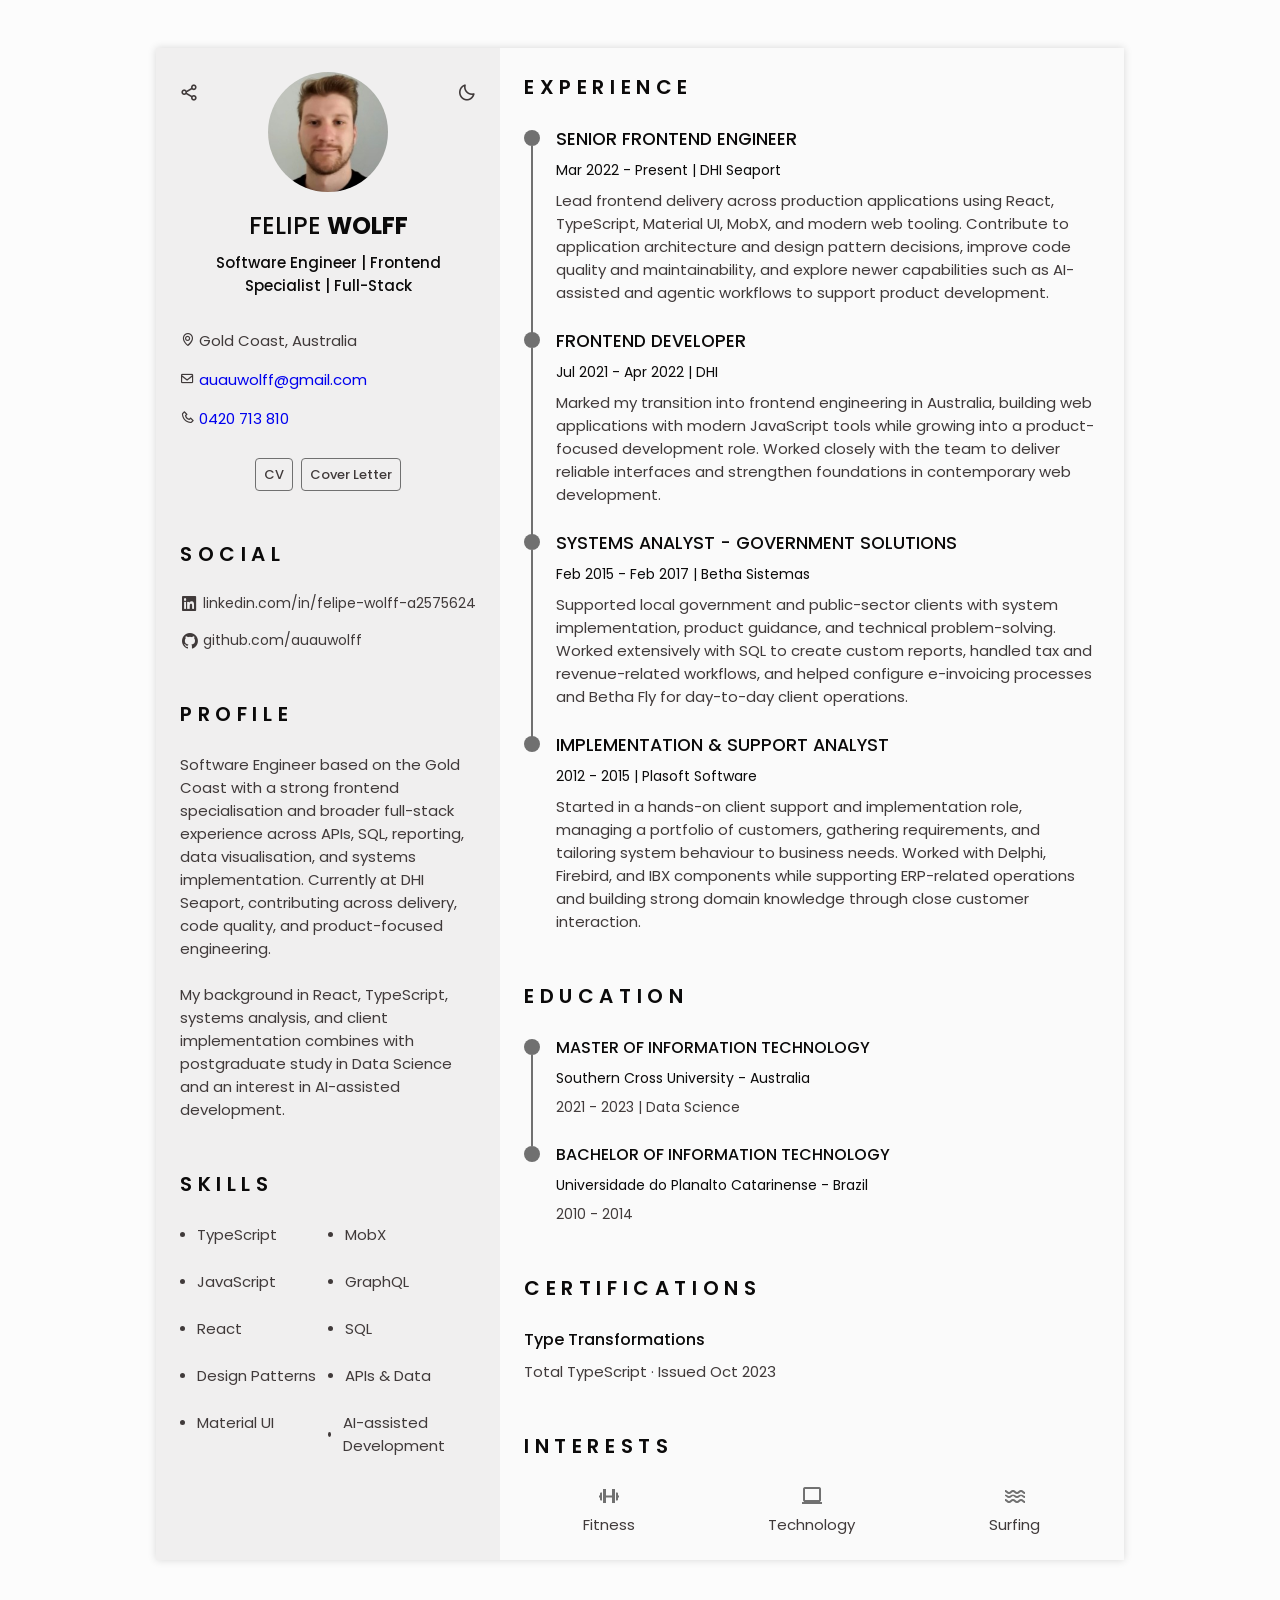
<file: index.html>
<!DOCTYPE html>
<html lang="en">
  <head>
    <meta charset="UTF-8" />
    <meta name="viewport" content="width=device-width, initial-scale=1.0" />

    <!--========== BOX ICONS ==========-->
    <link
      rel="stylesheet"
      href="https://cdn.jsdelivr.net/npm/boxicons@latest/css/boxicons.min.css"
    />

    <!--========== CSS ==========-->
    <link rel="stylesheet" href="/assets/css/styles.css" />

    <title>Felipe Wolff | Software Engineer</title>
  </head>
  <body>
    <!--========== HEADER ==========-->
    <header class="l-header" id="header">
      <nav class="nav bd-containter">
        <a href="#" class="nav__logo">Wolff</a>
        <div class="nav__menu" id="nav-menu">
          <ul class="nav__list">
            <li class="nav__item">
              <a href="#home" class="nav__link active-link">
                <i class="bx bx-home nav__icon"></i>Home
              </a>
            </li>

            <li class="nav__item">
              <a href="#profile" class="nav__link">
                <i class="bx bx-user nav__icon"></i>Profile
              </a>
            </li>

            <li class="nav__item">
              <a href="#education" class="nav__link">
                <i class="bx bx-book nav__icon"></i>Education
              </a>
            </li>

            <li class="nav__item">
              <a href="#skills" class="nav__link">
                <i class="bx bx-receipt nav__icon"></i>Skills
              </a>
            </li>

            <li class="nav__item">
              <a href="#experience" class="nav__link">
                <i class="bx bx-briefcase-alt nav__icon"></i>Experience
              </a>
            </li>

            <!-- <li class="nav__item">
                            <a href="#certificates" class="nav__link">
                                <i class="bx bx-award nav__icon"></i>Certificates
                            </a>
                        </li> -->
          </ul>
        </div>

        <div class="nav__toggle" id="nav-toggle">
          <i class="bx bx-grid-alt"></i>
        </div>
      </nav>
    </header>

    <main class="l-main bd-container">
      <!-- All elements within this div, is generated in PDF -->
      <div class="resume" id="area-cv">
        <div class="resume__left">
          <!--========== HOME ==========-->
          <section class="home" id="home">
            <div class="home__container section bd-grid">
              <div class="home__data bd-grid">
                <img src="assets/img/felipe-wolff.jpeg" alt="Felipe Wolff profile photo" class="home__img" />
                <h1 class="home__title">FELIPE <b>WOLFF</b></h1>
                <h3 class="home__profession">Software Engineer | Frontend Specialist | Full-Stack</h3>
              </div>

              <div class="home__address bd-grid">
                <span class="home__information">
                  <i class="bx bx-map"></i> Gold Coast, Australia
                </span>
                <span class="home__information">
                  <i class="bx bx-envelope"></i>
                  <a href="mailto:auauwolff@gmail.com">auauwolff@gmail.com</a>
                </span>
                <span class="home__information">
                  <i class="bx bx-phone"></i>
                  <a href="tel:+61420713810">0420 713 810</a>
                </span>
              </div>

              <div class="home__downloads no-print" aria-label="Document downloads">
                <a
                  href="assets/pdf/Felipe-Wolff-CV.pdf"
                  download="Felipe-Wolff-CV.pdf"
                  class="home__download-link"
                >
                  CV
                </a>
                <a
                  href="assets/pdf/Felipe-Wolff-Cover-Letter.pdf"
                  download="Felipe-Wolff-Cover-Letter.pdf"
                  class="home__download-link"
                >
                  Cover Letter
                </a>
              </div>
            </div>
            <!-- Theme change button -->
            <i
              class="bx bx-moon change-theme"
              title="Theme"
              id="theme-button"
            ></i>

            <i
              class="bx bx-share-alt share-resume"
              title="Share CV"
              id="share-button"
            ></i>

          </section>

          <!--========== SOCIAL ==========-->
          <section class="social section no-print">
            <h2 class="section-title">SOCIAL</h2>

            <div class="social__container bd-grid">
              <a
                href="https://www.linkedin.com/in/felipe-wolff-a2575624/"
                target="_blank"
                class="social__link"
              >
                <i class="bx bxl-linkedin-square social__icon"></i> linkedin.com/in/felipe-wolff-a2575624
              </a>
              <a
                href="https://github.com/auauwolff"
                target="_blank"
                class="social__link"
              >
                <i class="bx bxl-github social__icon"></i> github.com/auauwolff
              </a>
            </div>
          </section>

          <!--========== PROFILE ==========-->
          <section class="profile section" id="profile">
            <h2 class="section-title">Profile</h2>

            <p class="profile__description">
              Software Engineer based on the Gold Coast with a strong frontend
              specialisation and broader full-stack experience across APIs, SQL,
              reporting, data visualisation, and systems implementation.
              Currently at DHI Seaport, contributing across delivery, code
              quality, and product-focused engineering.
              <br /><br />

              My background in React, TypeScript, systems analysis, and client
              implementation combines with postgraduate study in Data Science
              and an interest in AI-assisted development.
            </p>
          </section>

          <!--========== SKILLS  ==========-->
          <section class="skills section" id="skills">
            <h2 class="section-title">Skills</h2>

            <div class="skills__content bd-grid">
              <ul class="skills__data">
                <li class="skills__name">
                  <span class="skills__circle"></span> TypeScript
                </li>
                <li class="skills__name">
                  <span class="skills__circle"></span> JavaScript
                </li>
                <li class="skills__name">
                  <span class="skills__circle"></span> React
                </li>
                <li class="skills__name">
                  <span class="skills__circle"></span> Design Patterns
                </li>
                <li class="skills__name">
                  <span class="skills__circle"></span> Material UI
                </li>
              </ul>
              <ul class="skills__data">
                <li class="skills__name">
                  <span class="skills__circle"></span> MobX
                </li>
                <li class="skills__name">
                  <span class="skills__circle"></span> GraphQL
                </li>
                <li class="skills__name">
                  <span class="skills__circle"></span> SQL
                </li>
                <li class="skills__name">
                  <span class="skills__circle"></span> APIs & Data
                </li>
                <li class="skills__name">
                  <span class="skills__circle"></span> AI-assisted Development
                </li>
              </ul>
            </div>
          </section>
        </div>

        <div class="resume__right">
          <!--========== EXPERIENCE ==========-->
          <section class="experience section" id="experience">
            <h2 class="section-title">Experience</h2>

            <div class="experience__container bd-grid">
              <div class="experience__content">
                <div class="experience__time">
                  <span class="experience__rounder"></span>
                  <span class="experience__line"></span>
                </div>
                <div class="experience__data bd-grid">
                  <h3 class="experience__title">SENIOR FRONTEND ENGINEER</h3>
                  <span class="experience__company"
                    >Mar 2022 - Present | DHI Seaport</span
                  >
                  <p class="experience__description">
                    Lead frontend delivery across production applications using
                    React, TypeScript, Material UI, MobX, and modern web
                    tooling. Contribute to application architecture and design
                    pattern decisions, improve code quality and maintainability,
                    and explore newer capabilities
                    such as AI-assisted and agentic workflows to support product
                    development.
                  </p>
                </div>
              </div>

              <div class="experience__content">
                <div class="experience__time">
                  <span class="experience__rounder"></span>
                  <span class="experience__line"></span>
                </div>
                <div class="experience__data bd-grid">
                  <h3 class="experience__title">FRONTEND DEVELOPER</h3>
                  <span class="experience__company"
                    >Jul 2021 - Apr 2022 | DHI</span
                  >
                  <p class="experience__description">
                    Marked my transition into frontend engineering in Australia,
                    building web applications with modern JavaScript tools while
                    growing into a product-focused development role. Worked
                    closely with the team to deliver reliable interfaces and
                    strengthen foundations in contemporary web development.
                  </p>
                </div>
              </div>

              <div class="experience__content">
                <div class="experience__time">
                  <span class="experience__rounder"></span>
                  <span class="experience__line"></span>
                </div>

                <div class="experience__data bd-grid">
                  <h3 class="experience__title">SYSTEMS ANALYST - GOVERNMENT SOLUTIONS</h3>
                  <span class="experience__company"
                    >Feb 2015 - Feb 2017 | Betha Sistemas</span
                  >
                  <p class="experience__description">
                    Supported local government and public-sector clients with
                    system implementation, product guidance, and technical
                    problem-solving. Worked extensively with SQL to create
                    custom reports, handled tax and revenue-related workflows,
                    and helped configure e-invoicing processes and Betha Fly for
                    day-to-day client operations.
                  </p>
                </div>
              </div>

              <div class="experience__content">
                <div class="experience__time">
                  <span class="experience__rounder"></span>
                  <!-- <span class="experience__line"></span> -->
                </div>

                <div class="experience__data bd-grid">
                  <h3 class="experience__title">IMPLEMENTATION & SUPPORT ANALYST</h3>
                  <span class="experience__company"
                    >2012 - 2015 | Plasoft Software</span
                  >
                  <p class="experience__description">
                    Started in a hands-on client support and implementation role,
                    managing a portfolio of customers, gathering requirements,
                    and tailoring system behaviour to business needs. Worked
                    with Delphi, Firebird, and IBX components while supporting
                    ERP-related operations and building strong domain knowledge
                    through close customer interaction.
                  </p>
                </div>
              </div>
            </div>
          </section>

          <!-- ========== CERTIFICATES ==========
                    <section class="certificate section" id="certificates">
                        <h2 class="section-title">Certificates</h2>

                        <div class="certificate__container bd-grid">
                            <div class="certificate__content">
                                <h3 class="certificate__title">Lorem ipsum dolor sit amet consectetur adipisicing elit. Praesentium, quos?</h3>
                                <p class="certificate__description">Lorem ipsum dolor sit amet consectetur adipisicing elit. Dicta suscipit ad quaerat et placeat voluptates vel quos. Quibusdam, explicabo accusamus!</p>
                            </div>
                            <div class="certificate__content">
                                <h3 class="certificate__title">Lorem ipsum dolor sit amet consectetur adipisicing elit. Praesentium, quos?</h3>
                                <p class="certificate__description">Lorem ipsum dolor sit amet consectetur adipisicing elit. Dicta suscipit ad quaerat et placeat voluptates vel quos. Quibusdam, explicabo accusamus!</p>
                            </div>
                        </div>
                    </section> -->
          <!--========== EDUCATION ==========-->
          <section class="education section" id="education">
            <h2 class="section-title">Education</h2>

            <div class="education__container bd-grid">
              <div class="education__content">
                <div class="education__time">
                  <span class="education__rounder"> </span>
                  <span class="education__line"></span>
                </div>

                <div class="education__data bd-grid">
                  <h3 class="education__title">
                    MASTER OF INFORMATION TECHNOLOGY
                  </h3>
                  <span class="education__studies"
                    >Southern Cross University - Australia</span
                  >
                  <span class="education__year">2021 - 2023 | Data Science</span>
                </div>
              </div>
              <div class="education__content">
                <div class="education__time">
                  <span class="education__rounder">
                    <!-- <span class="education__line"></span> -->
                  </span>
                </div>
                <div class="education__data bd-grid">
                  <h3 class="education__title">
                    BACHELOR OF INFORMATION TECHNOLOGY
                  </h3>
                  <span class="education__studies">
                    Universidade do Planalto Catarinense - Brazil</span
                  >
                  <span class="education__year">2010 - 2014</span>
                </div>
              </div>
            </div>
          </section>

          <!--========== CERTIFICATIONS ==========-->
          <section class="certificate section" id="certifications">
            <h2 class="section-title">Certifications</h2>

            <div class="certificate__container bd-grid">
              <div class="certificate__content">
                <h3 class="certificate__title">Type Transformations</h3>
                <p class="certificate__description">
                  Total TypeScript · Issued Oct 2023
                </p>
              </div>
            </div>
          </section>

          <!--========== LANGUAGES ==========-->
          <!-- <section class="languages section">
                        <h2 class="section-title">Languages</h2>
                        <div class="languages__container">
                            <ul class="languages__content bd-grid">
                               <li class="language__name">
                                   <span class="languages__circle"></span> Portuguese
                               </li>
                               <li class="language__name">
                                <span class="languages__circle"></span> English
                            </li>
                            <li class="language__name">
                                <span class="languages__circle"></span> Spanish
                            </li>
                            </ul>
                        </div>
                    </section> -->

          <!--========== INTERESTS ==========-->
          <section class="interests section">
            <h2 class="section-title">Interests</h2>

            <div class="interests__container bd-grid">
              <!-- <div class="interests__content">
                                <i class="bx bx-headphone interests__icon"></i>
                                <span class="interests__name">Music</span>
                            </div> -->
              <!-- <div class="interests__content">
                                <i class="bx bxs-plane-alt interests__icon"></i>
                                <span class="interests__name">Travel</span>
                            </div> -->
              <div class="interests__content">
                <i class="bx bx-dumbbell interests__icon"></i>
                <span class="interests__name">Fitness</span>
              </div>
              <div class="interests__content">
                <i class="bx bx-laptop interests__icon"></i>
                <span class="interests__name">Technology</span>
              </div>
              <div class="interests__content">
                <i class="bx bx-water interests__icon"></i>
                <span class="interests__name">Surfing</span>
              </div>
            </div>
          </section>
        </div>
      </div>
    </main>

    <!--========== SCROLL TOP ==========-->
    <a href="#" class="scrolltop" id="scroll-top">
      <i class="bx bx-up-arrow-alt scrolltop__icon"></i>
    </a>

    <div class="share-modal" id="share-modal" aria-hidden="true">
      <div class="share-modal__overlay" id="share-modal-overlay"></div>
      <div class="share-modal__content" role="dialog" aria-modal="true" aria-labelledby="share-modal-title">
        <button
          type="button"
          class="share-modal__close"
          id="share-modal-close"
          aria-label="Close share dialog"
        >
          <i class="bx bx-x"></i>
        </button>
        <h3 class="share-modal__title" id="share-modal-title">Share CV</h3>
        <img
          src="assets/img/felipe-wolff-resume-qr.png"
          alt="QR code linking to Felipe Wolff's online CV"
          class="share-modal__qr"
        />
        <a
          href="https://felipewolffresume.netlify.app/"
          target="_blank"
          class="share-modal__link"
        >
          felipewolffresume.netlify.app
        </a>
      </div>
    </div>

    <!--========== MAIN JS ==========-->
    <script src="/assets/js/main.js"></script>
  </body>
</html>
</file>
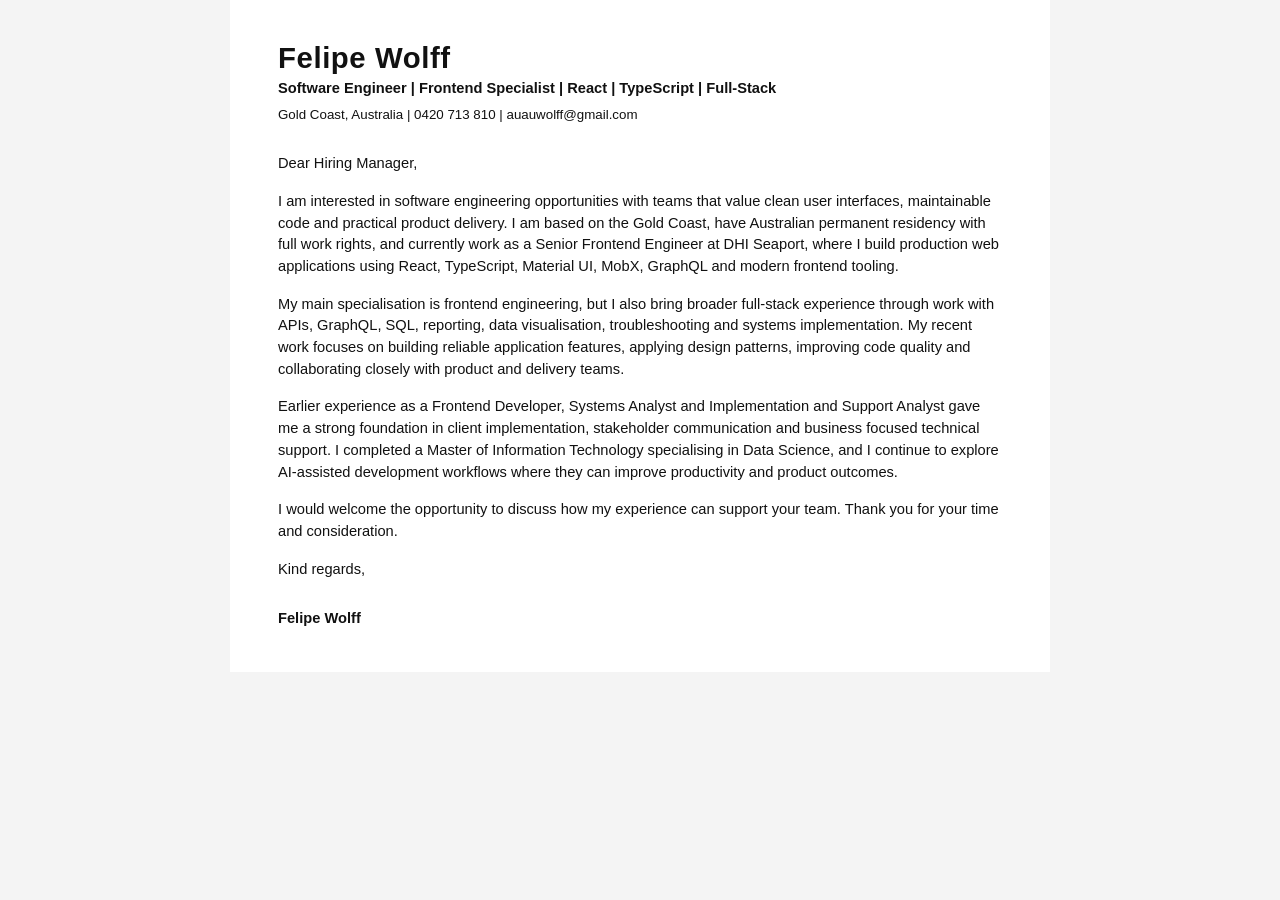
<file: cover-letter.html>
<!DOCTYPE html>
<html lang="en">
  <head>
    <meta charset="UTF-8" />
    <meta name="viewport" content="width=device-width, initial-scale=1.0" />
    <meta
      name="description"
      content="Cover letter for Felipe Wolff, Software Engineer and frontend specialist with React, TypeScript and broader full-stack experience."
    />
    <title>Felipe Wolff - Cover Letter</title>
    <style>
      @page {
        size: A4;
        margin: 16mm;
      }

      * {
        box-sizing: border-box;
      }

      body {
        margin: 0;
        background: #f4f4f4;
        color: #111;
        font-family: Arial, Helvetica, sans-serif;
        font-size: 11pt;
        line-height: 1.48;
      }

      main {
        width: min(100%, 820px);
        margin: 0 auto;
        padding: 42px 48px;
        background: #fff;
      }

      h1,
      p {
        margin: 0;
      }

      h1 {
        font-size: 22pt;
        line-height: 1.08;
        letter-spacing: 0.02em;
      }

      .headline {
        margin-top: 4px;
        font-size: 11pt;
        font-weight: 700;
      }

      .contact {
        margin-top: 6px;
        font-size: 10pt;
      }

      .greeting {
        margin-top: 28px;
      }

      .paragraph,
      .closing {
        margin-top: 16px;
      }

      .signature {
        margin-top: 28px;
        font-weight: 700;
      }

      @media print {
        body {
          background: #fff;
        }

        main {
          width: auto;
          margin: 0;
          padding: 0;
        }
      }
    </style>
  </head>
  <body>
    <main>
      <header>
        <h1>Felipe Wolff</h1>
        <p class="headline">Software Engineer | Frontend Specialist | React | TypeScript | Full-Stack</p>
        <p class="contact">Gold Coast, Australia | 0420 713 810 | auauwolff@gmail.com</p>
      </header>

      <p class="greeting">Dear Hiring Manager,</p>

      <p class="paragraph">
        I am interested in software engineering opportunities with teams that value clean user interfaces,
        maintainable code and practical product delivery. I am based on the Gold Coast, have Australian permanent
        residency with full work rights, and currently work as a Senior Frontend Engineer at DHI Seaport, where I build
        production web applications using React, TypeScript, Material UI, MobX, GraphQL and modern frontend tooling.
      </p>

      <p class="paragraph">
        My main specialisation is frontend engineering, but I also bring broader full-stack experience through work with
        APIs, GraphQL, SQL, reporting, data visualisation, troubleshooting and systems implementation. My recent work
        focuses on building reliable application features, applying design patterns, improving code quality and
        collaborating closely with product and delivery teams.
      </p>

      <p class="paragraph">
        Earlier experience as a Frontend Developer, Systems Analyst and Implementation and Support Analyst gave me a
        strong foundation in client implementation, stakeholder communication and business focused technical support.
        I completed a Master of Information Technology specialising in Data Science, and I continue to explore
        AI-assisted development workflows where they can improve productivity and product outcomes.
      </p>

      <p class="paragraph">
        I would welcome the opportunity to discuss how my experience can support your team. Thank you for your time
        and consideration.
      </p>

      <p class="closing">Kind regards,</p>
      <p class="signature">Felipe Wolff</p>
    </main>
  </body>
</html>
</file>
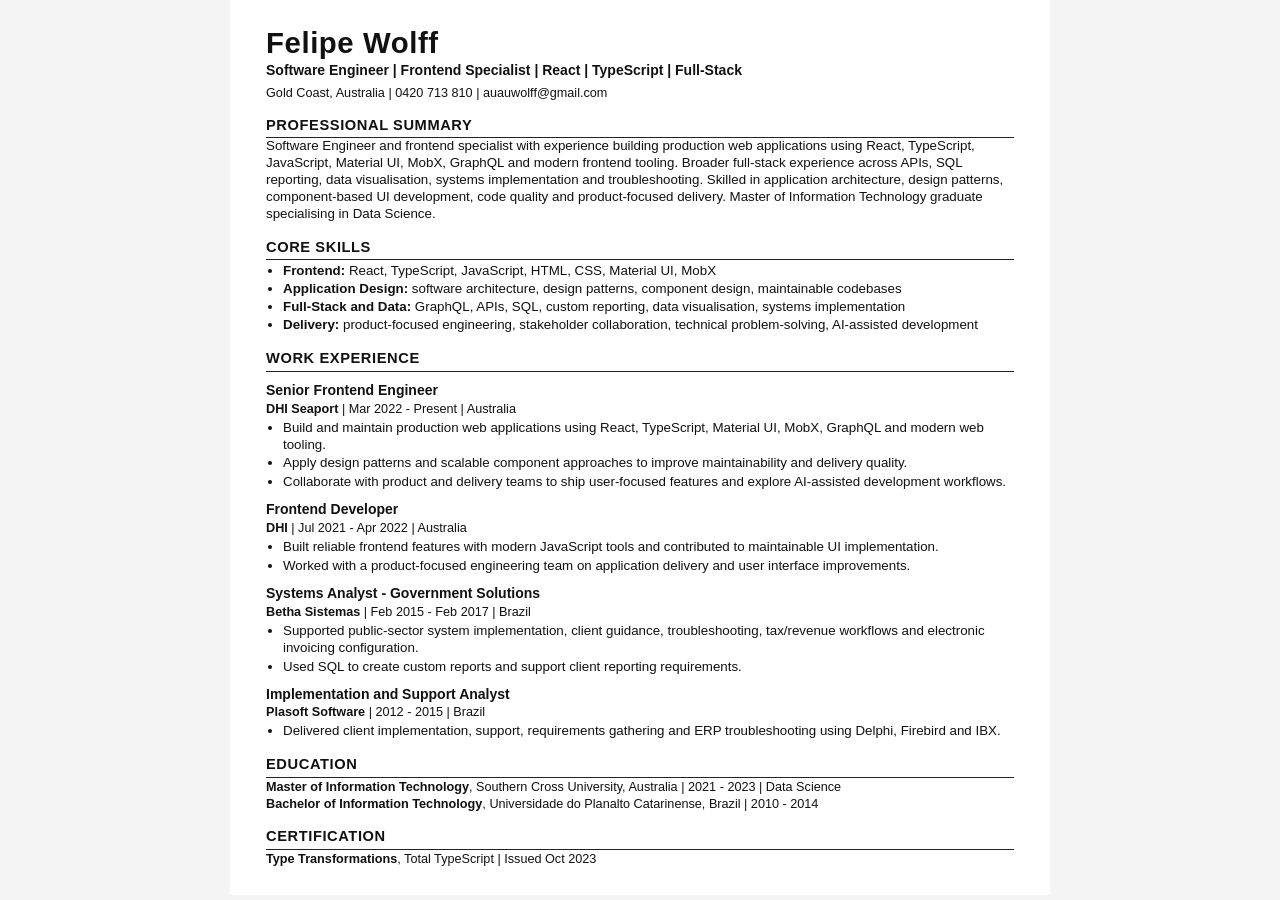
<file: cv.html>
<!DOCTYPE html>
<html lang="en">
  <head>
    <meta charset="UTF-8" />
    <meta name="viewport" content="width=device-width, initial-scale=1.0" />
    <meta
      name="description"
      content="CV for Felipe Wolff, Software Engineer and frontend specialist with React, TypeScript and broader full-stack experience."
    />
    <title>Felipe Wolff - CV</title>
    <style>
      @page {
        size: A4;
        margin: 11mm;
      }

      * {
        box-sizing: border-box;
      }

      body {
        margin: 0;
        background: #f4f4f4;
        color: #111;
        font-family: Arial, Helvetica, sans-serif;
        font-size: 10pt;
        line-height: 1.27;
      }

      main {
        width: min(100%, 820px);
        margin: 0 auto;
        padding: 28px 36px;
        background: #fff;
      }

      h1,
      h2,
      h3,
      p {
        margin: 0;
      }

      h1 {
        font-size: 22pt;
        line-height: 1.05;
        letter-spacing: 0.02em;
      }

      h2 {
        margin-top: 15px;
        padding-bottom: 3px;
        border-bottom: 1px solid #222;
        font-size: 11pt;
        text-transform: uppercase;
        letter-spacing: 0.04em;
      }

      h3 {
        margin-top: 10px;
        font-size: 10.5pt;
      }

      ul {
        margin: 3px 0 0 17px;
        padding: 0;
      }

      li {
        margin-bottom: 2px;
      }

      .headline {
        margin-top: 3px;
        font-size: 10.5pt;
        font-weight: 700;
      }

      .contact {
        margin-top: 5px;
        font-size: 9.5pt;
      }

      .job-meta,
      .education-meta,
      .certification-meta {
        margin-top: 1px;
        font-size: 9.5pt;
      }

      .skills-list li {
        margin-bottom: 1px;
      }

      @media print {
        body {
          background: #fff;
        }

        main {
          width: auto;
          margin: 0;
          padding: 0;
        }

        h2 {
          margin-top: 13px;
        }
      }
    </style>
  </head>
  <body>
    <main>
      <header>
        <h1>Felipe Wolff</h1>
        <p class="headline">Software Engineer | Frontend Specialist | React | TypeScript | Full-Stack</p>
        <p class="contact">Gold Coast, Australia | 0420 713 810 | auauwolff@gmail.com</p>
      </header>

      <section aria-labelledby="summary-heading">
        <h2 id="summary-heading">Professional Summary</h2>
        <p>
          Software Engineer and frontend specialist with experience building production web applications using React,
          TypeScript, JavaScript, Material UI, MobX, GraphQL and modern frontend tooling. Broader full-stack experience
          across APIs, SQL reporting, data visualisation, systems implementation and troubleshooting. Skilled in
          application architecture, design patterns, component-based UI development, code quality and product-focused
          delivery. Master of Information Technology graduate specialising in Data Science.
        </p>
      </section>

      <section aria-labelledby="skills-heading">
        <h2 id="skills-heading">Core Skills</h2>
        <ul class="skills-list">
          <li><strong>Frontend:</strong> React, TypeScript, JavaScript, HTML, CSS, Material UI, MobX</li>
          <li><strong>Application Design:</strong> software architecture, design patterns, component design, maintainable codebases</li>
          <li><strong>Full-Stack and Data:</strong> GraphQL, APIs, SQL, custom reporting, data visualisation, systems implementation</li>
          <li><strong>Delivery:</strong> product-focused engineering, stakeholder collaboration, technical problem-solving, AI-assisted development</li>
        </ul>
      </section>

      <section aria-labelledby="experience-heading">
        <h2 id="experience-heading">Work Experience</h2>

        <article>
          <h3>Senior Frontend Engineer</h3>
          <p class="job-meta"><strong>DHI Seaport</strong> | Mar 2022 - Present | Australia</p>
          <ul>
            <li>Build and maintain production web applications using React, TypeScript, Material UI, MobX, GraphQL and modern web tooling.</li>
            <li>Apply design patterns and scalable component approaches to improve maintainability and delivery quality.</li>
            <li>Collaborate with product and delivery teams to ship user-focused features and explore AI-assisted development workflows.</li>
          </ul>
        </article>

        <article>
          <h3>Frontend Developer</h3>
          <p class="job-meta"><strong>DHI</strong> | Jul 2021 - Apr 2022 | Australia</p>
          <ul>
            <li>Built reliable frontend features with modern JavaScript tools and contributed to maintainable UI implementation.</li>
            <li>Worked with a product-focused engineering team on application delivery and user interface improvements.</li>
          </ul>
        </article>

        <article>
          <h3>Systems Analyst - Government Solutions</h3>
          <p class="job-meta"><strong>Betha Sistemas</strong> | Feb 2015 - Feb 2017 | Brazil</p>
          <ul>
            <li>Supported public-sector system implementation, client guidance, troubleshooting, tax/revenue workflows and electronic invoicing configuration.</li>
            <li>Used SQL to create custom reports and support client reporting requirements.</li>
          </ul>
        </article>

        <article>
          <h3>Implementation and Support Analyst</h3>
          <p class="job-meta"><strong>Plasoft Software</strong> | 2012 - 2015 | Brazil</p>
          <ul>
            <li>Delivered client implementation, support, requirements gathering and ERP troubleshooting using Delphi, Firebird and IBX.</li>
          </ul>
        </article>
      </section>

      <section aria-labelledby="education-heading">
        <h2 id="education-heading">Education</h2>
        <p class="education-meta"><strong>Master of Information Technology</strong>, Southern Cross University, Australia | 2021 - 2023 | Data Science</p>
        <p class="education-meta"><strong>Bachelor of Information Technology</strong>, Universidade do Planalto Catarinense, Brazil | 2010 - 2014</p>
      </section>

      <section aria-labelledby="certifications-heading">
        <h2 id="certifications-heading">Certification</h2>
        <p class="certification-meta"><strong>Type Transformations</strong>, Total TypeScript | Issued Oct 2023</p>
      </section>
    </main>
  </body>
</html>
</file>
<file: assets/css/styles.css>
/*===== GOOGLE FONTS =====*/
@import url('https://fonts.googleapis.com/css2?family=Poppins:wght@400;500;600&display=swap');

/*===== VARIABLES CSS =====*/
:root {
  --header-height: 3rem;
  
  /*========== Colors ==========*/
  --title-color: #0B0A0A;
  --text-color: #403A3A;
  --text-color-light: #707070;
  --container-color: #FAFAFA;
  --container-color-alt: #F0EFEF;
  --body-color: #FCFCFC;

  /*========== Font and typography ==========*/
  --body-font: 'Poppins', sans-serif;
  --h1-font-size: 1.5rem;
  --h2-font-size: 1.25rem;
  --h3-font-size: 1rem;
  --normal-font-size: .938rem;
  --small-font-size: .875rem;
  --smaller-font-size: .813rem;

  /*========== Font weight ==========*/
  --font-medium: 500;
  --font-semi-bold: 600;

  /*========== Margenes ==========*/
  --mb-1: .5rem;
  --mb-2: 1rem;
  --mb-3: 1.5rem;

  /*========== z index ==========*/
  --z-tooltip: 10;
  --z-fixed: 100;
}

/*========== BASE ==========*/
*,::before,::after{
  box-sizing: border-box;
}

html{
  scroll-behavior: smooth;
}

/*========== Variables Dark theme ==========*/
body.dark-theme{
  --title-color: #f2f2f2;
  --text-color: #BFBFBF;
  --container-color: #212121;
  --container-color-alt: #181616;
  --body-color: #2B2B2B;
}

/*========== Button Dark/Light ==========*/
.change-theme{
  position: absolute;
  right: 0;
  top: 2.2rem;
  display: flex;
  color: var(--text-color);
  font-size: 1.2rem;
  cursor: pointer;
}

.share-resume{
  display: flex;
  position: absolute;
  top: 2.2rem;
  left: 0;
  font-size: 1.2rem;
  color: var(--text-color);
  cursor: pointer;
}

.change-theme:hover,
.share-resume:hover{
  color: var(--title-color);
}

body{
  margin: 0 0 var(--header-height)0;
  padding: 0;
  font-family: var(--body-font);
  font-size: var(--normal-font-size);
  background-color: var(--body-color);
  color: var(--text-color);
}

h1,h2,h3,ul,p{
  margin: 0;
}

h1,h2,h3{
  color: var(--title-color);
  font-weight: var(--font-medium);
}

ul{
  padding: 0;
  list-style: none;
}

a{
  text-decoration: none;
}

img{
  max-width: 100%;
  height: auto;
}

/*========== CLASS CSS ==========*/
.section{
  padding: 1.5rem 0;
}

.section-title{
  font-size: var(--h2-font-size);
  color: var(--title-color);
  font-weight: var(--font-semi-bold);
  text-transform: uppercase;
  letter-spacing: .35rem;
  text-align: center;
  margin-bottom: var(--mb-3);
}

/*========== LAYOUT ==========*/
.bd-container{
  max-width: 968px;
  width: calc(100% - 3rem);
  margin-left: var(--mb-3);
  margin-right: var(--mb-3);
}

.bd-grid{
  display: grid;
  gap: 1.5rem;
}

.l-header{
  width: 100%;
  position: fixed;
  bottom: 0;
  left: 0;
  z-index: var(--z-fixed);
  background-color: var(--body-color);
  box-shadow: 0 -1px 4px rgba(0,0,0,.1);
  transition: .3s;
}

/*========== NAV ==========*/
.nav{
  height: var(--header-height);
  display: flex;
  justify-content: space-between;
  align-items: center;
  padding: 0rem 2rem;
  
}

@media screen and (max-width: 968px){
  .nav__menu{
    position: fixed;
    bottom: -100%;
    left: 0;
    width: 100%;
    padding: 2rem 1.5rem;
    background-color: var(--body-color);
    box-shadow: 0 1px 4px rgba(0,0,0,.1);
    border-radius: 1rem 1rem 0 0;
    z-index: var(--z-fixed);
    transition: .3s;
  }
}

.nav__logo,
.nav__toggle{
  color: var(--title-color);
  font-weight: var(--font-medium);
}

.nav_toggle{
  font-size: 1.2rem;
  cursor: pointer;
}

.nav__item{
  text-align: center;
}

.nav__list{
  display: grid;
  grid-template-columns: repeat(3, 1fr);
  gap: 2rem;
}

.nav__link{
  display: flex;
  flex-direction: column;
  font-size: var(--small-font-size);
  color: var(--text-color-light);
  font-weight: var(--font-medium);
}

.nav__link:hover{
  color: var(--title-color);
}

.nav__icon{
  font-size: 1.2rem;
  margin-bottom: var(--mb-1);
}

/* Show menu */
.show-menu{
  bottom: var(--header-height);
}

/* Active menu link */
.active-link{
  color: var(--title-color);
}

/*========== HOME ==========*/
.home{
  position: relative;
}

.home__container{
  gap: 3rem;
}

.home__data{
  gap: .5rem;
  text-align: center;
}

.home__img{
  width: 120px;
  height: 120px;
  border-radius: 50%;
  justify-self: center;
  margin-bottom: var(--mb-1);
}

.home__title{
  font-size: var(--h1-font-size)
}

.home__profession{
  font-size: var(--normal-font-size);
  margin-bottom: var(--mb-1);
}

.home__address{
  gap: 1rem;
}

.home_information{
  display: flex;
  align-items: center;
  font-size: var(--small-font-size);
}

.home__icon{
  font-size: 1.2rem;
  margin-right: .25rem;
}

.home__button-movil{
  display: inline-block;
  border: 2px solid var(--text-color);
  color: var(--title-color);
  padding: 1rem 2rem;
  border-radius: .25rem;
  transition: .3s;
  font-weight: var(--font-medium);
  margin-top: var(--mb-3);
}

.home__button-movil:hover{
  background-color: var(--text-color);
  color: var(--container-color);
}

.home__downloads{
  display: flex;
  flex-wrap: wrap;
  justify-content: center;
  gap: .5rem;
  margin-top: .25rem;
}

.home__download-link{
  display: inline-flex;
  align-items: center;
  justify-content: center;
  border: 1px solid var(--text-color-light);
  border-radius: .25rem;
  color: var(--text-color);
  font-size: var(--smaller-font-size);
  font-weight: var(--font-medium);
  padding: .35rem .5rem;
}

.home__download-link:hover{
  border-color: var(--title-color);
  color: var(--title-color);
}

/*========== SOCIAL ==========*/
.social__container{
  grid-template-columns: max-content;
  gap: 1rem;
}

.social__link{
  display: inline-flex;
  align-items: center;
  font-size: var(--small-font-size);
  color: var(--text-color);
}

.social__link:hover{
  color: var(--title-color);
}


.social__icon{
  font-size: 1.2rem;
  margin-right: .25rem;
}

/*========== SHARE MODAL ==========*/
.share-modal{
  position: fixed;
  inset: 0;
  display: none;
  align-items: center;
  justify-content: center;
  z-index: 1000;
}

.share-modal.show-share-modal{
  display: flex;
}

.share-modal__overlay{
  position: absolute;
  inset: 0;
  background: rgba(0, 0, 0, .45);
}

.share-modal__content{
  position: relative;
  z-index: 1;
  background: var(--container-color);
  color: var(--text-color);
  padding: 1.25rem;
  border-radius: .75rem;
  box-shadow: 0 8px 24px rgba(0, 0, 0, .18);
  display: flex;
  flex-direction: column;
  align-items: center;
  gap: .75rem;
  width: min(90vw, 320px);
}

.share-modal__close{
  position: absolute;
  top: .5rem;
  right: .5rem;
  border: none;
  background: transparent;
  color: var(--text-color);
  font-size: 1.5rem;
  cursor: pointer;
}

.share-modal__title{
  font-size: var(--h3-font-size);
  margin-top: .25rem;
}

.share-modal__qr{
  width: 180px;
  height: 180px;
  background: #fff;
  padding: .5rem;
  border-radius: .5rem;
}

.share-modal__link{
  font-size: var(--small-font-size);
  color: var(--text-color-light);
  text-align: center;
  word-break: break-word;
}

/*========== PROFILE ==========*/

.profile__description{
  text-align: center;
}



/*========== EDUCATION AND EXPERIENCE ==========*/
.education__content, 
.experience__content{
  display: flex;

}

.education__time,
.experience__time{
  padding-right: 1rem;
}

.education__rounder,
.experience__rounder{
  position: relative;
  display: block;
  width: 16px;
  height: 16px;
  background-color: var(--text-color-light);
  border-radius: 50%;
  margin-top: .25rem;
}

.education__line,
.experience__line{
  display: block;
  width: 2px;
  height: 110%;
  background-color: var(--text-color-light);
  transform: translate(7px, 0);
}

.education__data,
.experience__data{
  gap: .5rem;
}

.education__title,
.experiencer__title{
  font-size: var(--h3-font-size);
}

.education__studies,
.experience__company{
  font-size: var(--small-font-size);
  color: var(--title-color);
}

.education__year{
  font-size: var(--small-font-size);
}

/*========== SKILLS AND LANGUAGES ==========*/
.skills__content,
.languages__content{
  grid-template-columns: repeat(2, 1fr);

}

.skills__content{
  gap: 0;
}

.skills__name,
.languages__name{
  display: flex;
  align-items: center;
  margin-bottom: var(--mb-3);
}

.skills__circle,
.languages__circle{
  display: inline-block;
  width: 5px;
  height: 5px;
  background-color: var(--text-color);
  border-radius: 50%;
  margin-right: .75rem;
}

/*========== CERTIFICATES ==========*/
.certificate__title{
  font-size: var(--h3-font-size);
  margin-bottom: var(--mb-1);
}

/*========== REFERENCES ==========*/
.references__content{
  gap: .25rem;
}

.referneces__subtitle{
  color: var(--text-color-light);
}

.references__subtitle,
.references__contact{
  font-size: var(--smaller-font-size);
}

.references__title{
font-size: var(--h3-font-size);
}

/*========== INTERESTS ==========*/
.interests__container{
  grid-template-columns: repeat(3,1fr);
  justify-items: center;
  margin-top: var(--mb-2);
}

.interests__content{
  display: flex;
  flex-direction: column;
  align-items: center;
}


.interests__icon{
  font-size: 1.5rem;
  color: var(--text-color-light);
  margin-bottom: .25rem;
}

/* Scroll top */
.scrolltop{
  position: fixed;
  right:  1rem;
  bottom: -20%;
  display: flex;
  justify-content: center;
  align-items: center;
  padding: .3rem;
  background-color: var(--container-color-alt);
  border-radius: .4rem;
  z-index: var(--z-tooltip);
  transition: .4s;
  visibility: hidden;
}

.scrolltop__icon{
  font-size: 1.2rem;
  color: var(--text-color);
}

.show-scroll{
visibility: visible;
bottom: 5rem;
}

/*========== MEDIA QUERIES ==========*/
/* For small devices, menu two columns */
@media screen and (max-width: 320px){
  .nav__list{
    grid-template-columns: repeat(2, 1fr);
    gap: 1rem .5rem;
  }
}

/* Classes modified for large screen size */
@media screen and (min-width: 968px){
  body{
    margin: 3rem 0;
  }

  .bd-container{
    margin-left: auto;
    margin-right: auto;
  }

  .l-header,
  .scrolltop{
    display: none;
  }

  .resume{
    display: grid;
    grid-template-columns: .5fr 1fr;
    background-color: var(--container-color);
    box-shadow: 0 0 8px rgba(13, 12,12,.15);
  }

  .resume__left{
    background-color: var(--container-color-alt);
  }

  .resume__left,
  .resume__right{
    padding: 0 1.5rem;
  }

  .share-resume{
    display: inline-block;
  }

.section-title,
.profile__description{
  text-align: initial;
}

.home__container{
  gap: 1.5rem;

}

.certificate__container{
  grid-template-columns: repeat(1, 1fr);
}

.languages__content{
  grid-template-columns: repeat(3, max-content);
  column-gap: 3.5rem;
}


.interests__container{
  grid-template-columns: repeat(3, 1fr);
  column-gap: 2rem;
  justify-items: center;
}


}

@page {
  size: A4;
  margin: 5mm;
}

@media print {
  :root {
    --h1-font-size: .9rem;
    --h2-font-size: .84rem;
    --h3-font-size: .78rem;
    --normal-font-size: .72rem;
    --small-font-size: .67rem;
    --smaller-font-size: .62rem;
  }

  body {
    margin: 0;
    background-color: #fff;
    zoom: .94;
  }

  .l-header,
  .scrolltop,
  .change-theme,
  .share-resume,
  .home__button-movil,
  .share-modal,
  .no-print {
    display: none !important;
  }

  .bd-container {
    width: 100%;
    max-width: 595px;
    margin: 0 auto;
  }

  .resume {
    display: grid;
    grid-template-columns: .46fr 1fr;
    box-shadow: none;
  }

  .resume__left,
  .resume__right {
    padding: 0 .7rem;
  }

  .section {
    padding: .22rem 0;
  }

  .section-title {
    margin-bottom: .42rem;
    letter-spacing: .14rem;
  }

  .bd-grid,
  .home__container,
  .education__container,
  .experience__container,
  .certificate__container {
    gap: .55rem;
  }

  .home__img {
    width: 74px;
    height: 74px;
    margin-bottom: .15rem;
  }

  .home__data {
    gap: .15rem;
  }

  .home__address,
  .social__container {
    gap: .35rem;
  }


  .profile__description,
  .experience__description,
  .certificate__description,
  .social__link,
  .home__information {
    line-height: 1.18;
  }

  .education__time,
  .experience__time {
    padding-right: .5rem;
  }

  .education__rounder,
  .experience__rounder {
    width: 11px;
    height: 11px;
    margin-top: .22rem;
  }

  .education__line,
  .experience__line {
    width: 1px;
    transform: translate(5px, 0);
  }

  .education__data,
  .experience__data {
    gap: .15rem;
  }

  .skills__name,
  .languages__name {
    margin-bottom: .3rem;
  }

  .interests__icon,
  .social__icon,
  .home__icon {
    font-size: 1rem;
  }

  .interests__container {
    margin-top: .45rem;
  }
}
</file>
